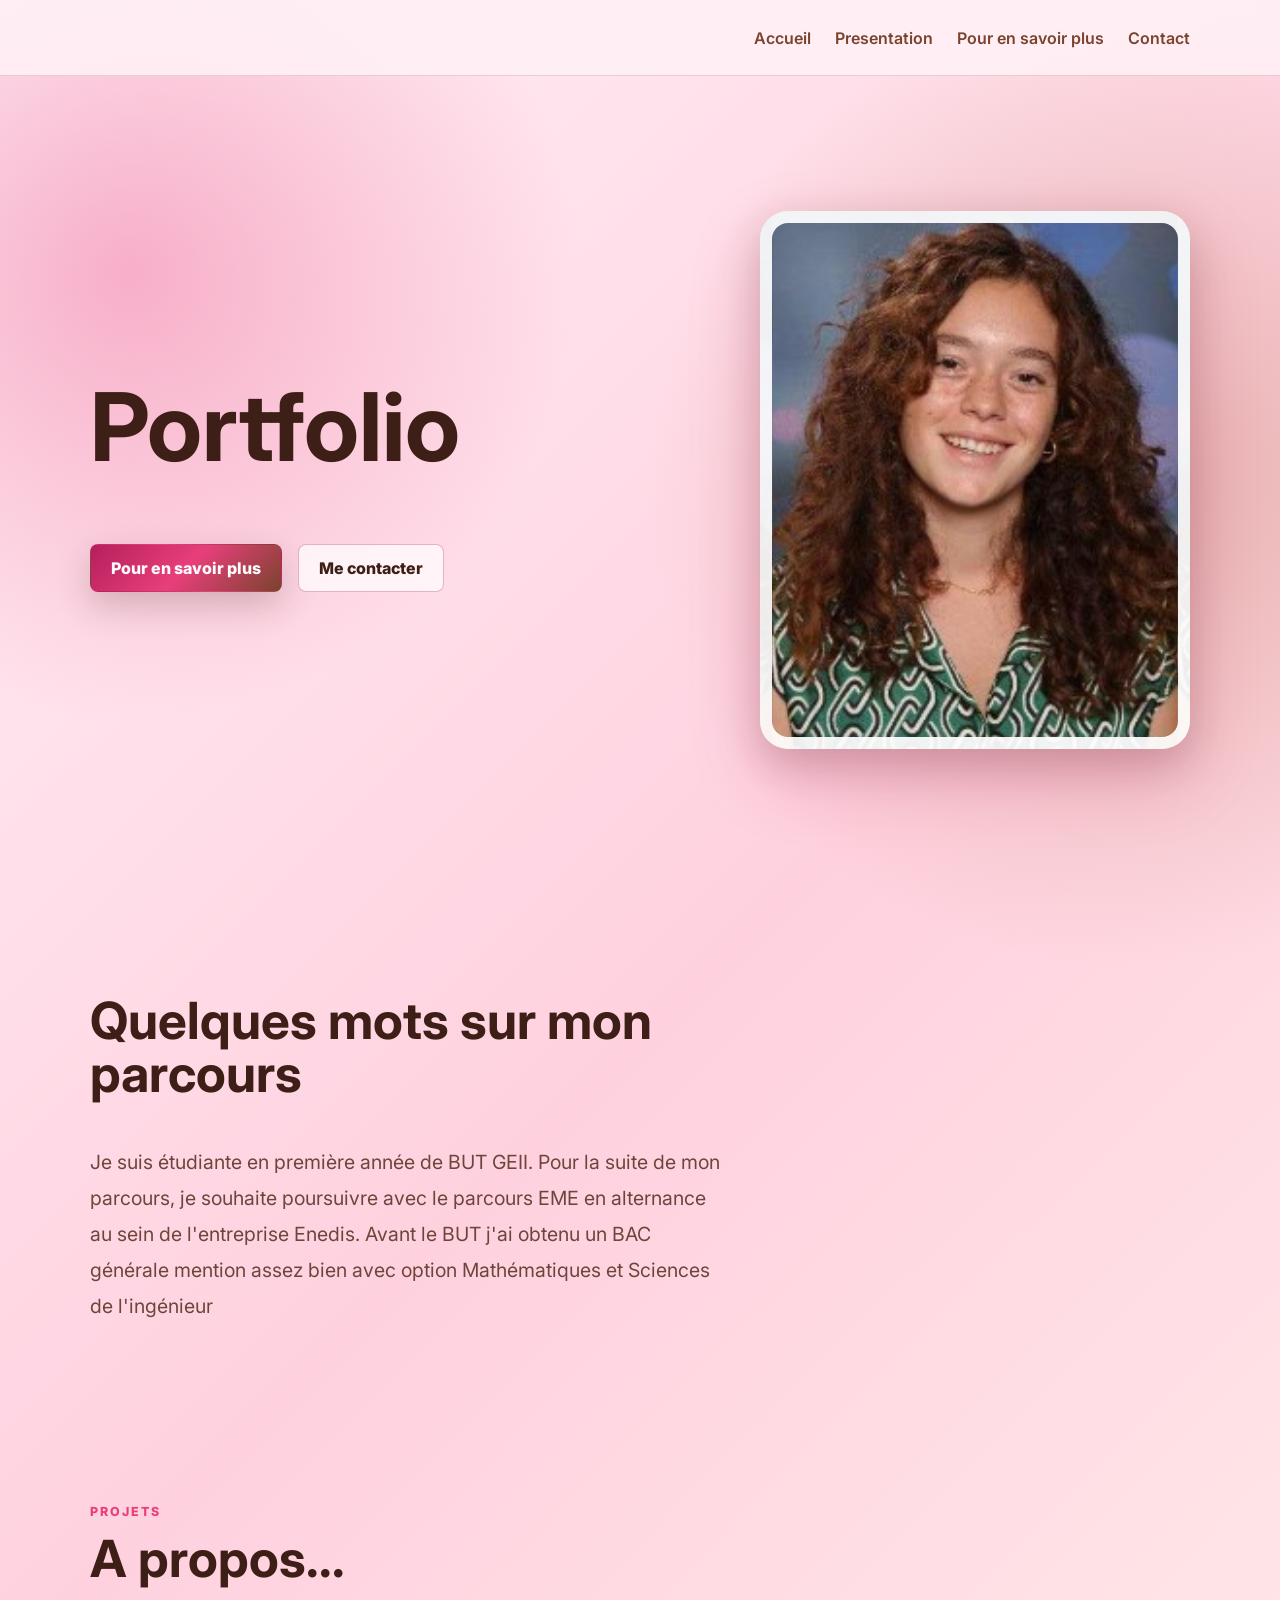
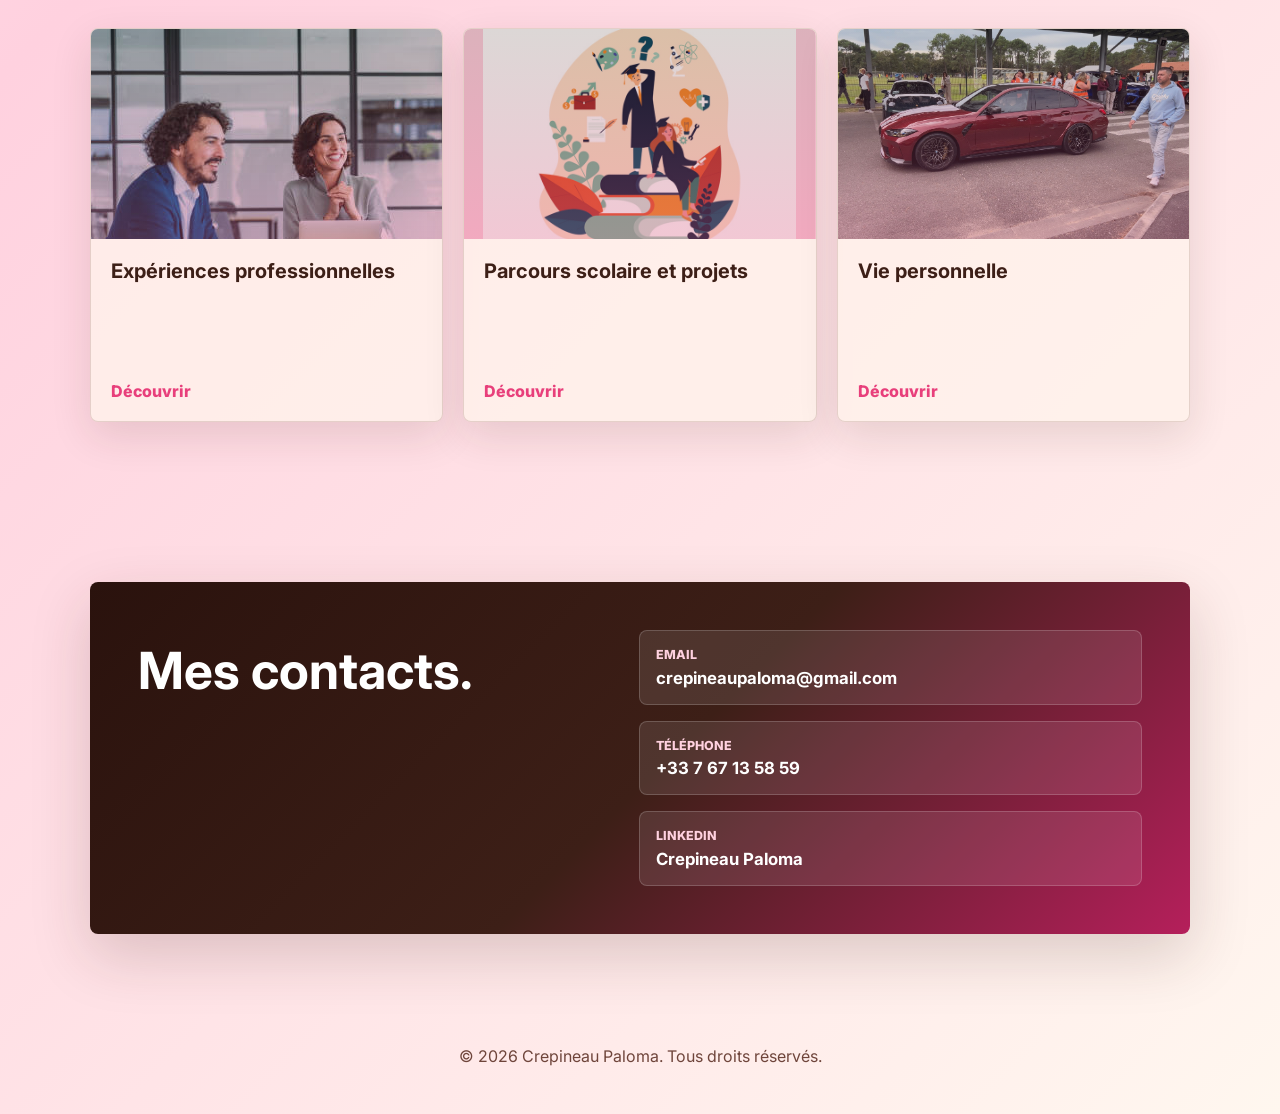
<file: index.html>
﻿<!DOCTYPE html>
<html lang="fr">
<head>
  <meta charset="UTF-8">
  <meta name="viewport" content="width=device-width, initial-scale=1.0">
  <title>Mon Portfolio</title>
  <link rel="preconnect" href="https://fonts.googleapis.com">
  <link rel="preconnect" href="https://fonts.gstatic.com" crossorigin>
  <link href="https://fonts.googleapis.com/css2?family=Inter:wght@400;500;600;700;800&display=swap" rel="stylesheet">
  <link rel="stylesheet" href="style.css">
</head>
<body>
  <header class="site-header">
    <a class="logo" href="#accueil"></a>

    <button class="menu-toggle" type="button" aria-label="Ouvrir le menu" aria-expanded="false">
      <span></span>
      <span></span>
      <span></span>
    </button>

    <nav class="nav">
      <a href="#accueil">Accueil</a>
      <a href="#apropos">Presentation</a>
      <a href="#projets">Pour en savoir plus</a>
      <a href="#contact">Contact</a>
    </nav>
  </header>

  <main>
    <section class="hero" id="accueil">
      <div class="hero-content">
        <p class="eyebrow"></p>
        <h1>Portfolio<span>
          
        </span></h1>
        <p class="hero-text">
          
        </p>
        <div class="hero-actions">
          <a class="button primary" href="#projets">Pour en savoir plus</a>
          <a class="button secondary" href="#contact">Me contacter</a>
        </div>
      </div>

      <div class="hero-visual" aria-label="Portrait ou image de présentation">
        <div class="portrait">
          <span>VN</span>
        </div>
      </div>
    </section>

    <section class="section about" id="apropos">
      <div class="section-heading">
        <p class="eyebrow"></p>
        <h2>Quelques mots sur mon parcours</h2>
      </div>

      <div class="about-grid">
        <div>
          <p>
            Je suis étudiante en première année de BUT GEII. Pour la suite de mon parcours,
            je souhaite poursuivre avec le parcours EME en alternance au sein de l'entreprise Enedis. Avant le BUT j'ai obtenu un BAC générale mention assez bien avec option Mathématiques et Sciences de l'ingénieur 
          </p>
          <p>
            
          </p>
        </div>

        <div class="skills">
          
        </div>
      </div>
    </section>

    <section class="section projects" id="projets">
      <div class="section-heading">
        <p class="eyebrow">Projets</p>
        <h2>A propos...</h2>
      </div>

      <div class="project-grid">
        <article class="project-card">
          <div class="project-image project-one"></div>
          <div class="project-body">
            <h3>Expériences professionnelles</h3>
            <p></p>
            <a href="site-vitrine.html">Découvrir</a>
          </div>
        </article>

        <article class="project-card">
          <div class="project-image project-two"></div>
          <div class="project-body">
            <h3>Parcours scolaire et projets</h3>
            <p></p>
            <a href="application-web.html">Découvrir</a>
          </div>
        </article>

        <article class="project-card">
          <div class="project-image project-three"></div>
          <div class="project-body">
            <h3>Vie personnelle</h3>
            <p></p>
            <a href="identite-visuelle.html">Découvrir</a>
          </div>
        </article>
      </div>
    </section>

    <section class="section contact" id="contact">
      <div class="contact-panel">
        <div>
          <p class="eyebrow"></p>
          <h2>Mes contacts.</h2>
          <p>
            
          </p>
        </div>

        <div class="contact-list">
          <a class="contact-item" href="mailto:votre.email@example.com">
            <span>Email</span>
            <strong>crepineaupaloma@gmail.com</strong>
          </a>

          <a class="contact-item" href="tel:+337 67 135859">
            <span>Téléphone</span>
            <strong>+33 7 67 13 58 59</strong>
          </a>

          <a class="contact-item" href="https://www.linkedin.com/in/palomacrepineau03/?skipRedirect=true" target="_blank" rel="noreferrer">
            <span>LinkedIn</span>
            <strong>Crepineau Paloma</strong>
          </a>
        </div>
      </div>
    </section>
  </main>

  <footer class="footer">
    <p>© 2026 Crepineau Paloma. Tous droits réservés.</p>
  </footer>

  <script src="script.js"></script>
</body>
</html>
</file>
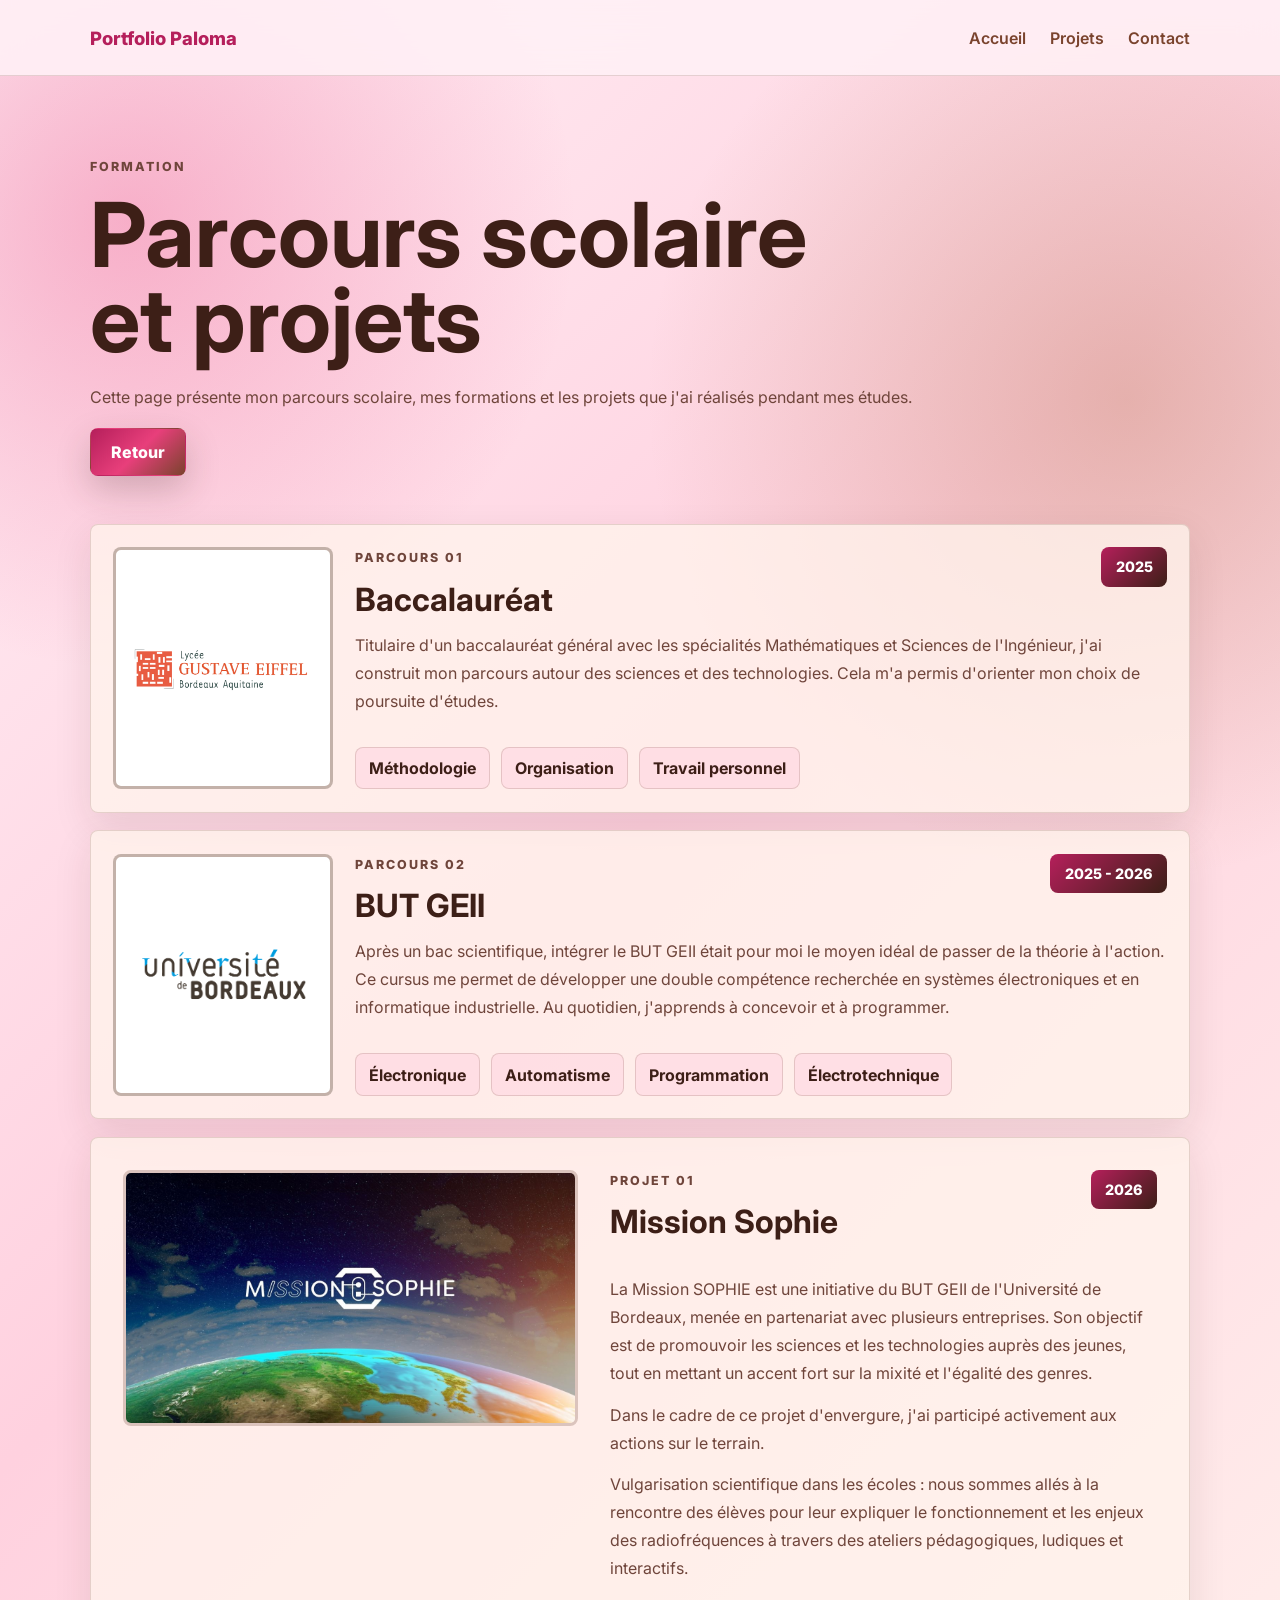
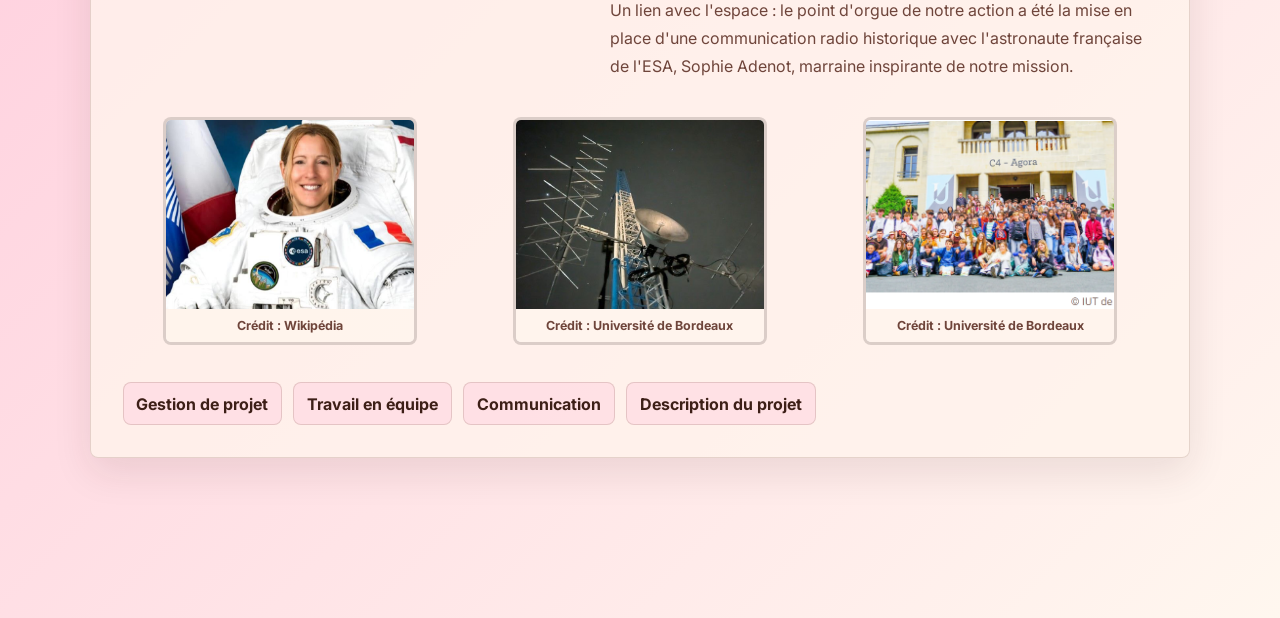
<file: application-web.html>
﻿<!DOCTYPE html>
<html lang="fr">
<head>
  <meta charset="UTF-8">
  <meta name="viewport" content="width=device-width, initial-scale=1.0">
  <title>Parcours scolaire - Mon Portfolio</title>
  <link rel="preconnect" href="https://fonts.googleapis.com">
  <link rel="preconnect" href="https://fonts.gstatic.com" crossorigin>
  <link href="https://fonts.googleapis.com/css2?family=Inter:wght@400;500;600;700;800&display=swap" rel="stylesheet">
  <link rel="stylesheet" href="style.css">
</head>
<body>
  <header class="site-header">
    <a class="logo" href="index.html">Portfolio Paloma</a>
    <nav class="nav">
      <a href="index.html#accueil">Accueil</a>
      <a href="index.html#projets">Projets</a>
      <a href="index.html#contact">Contact</a>
    </nav>
  </header>

  <main class="detail-hero experiences-page">
    <section class="detail-panel experiences-intro">
      <div class="detail-copy">
        <p class="eyebrow">Formation</p>
        <h1>Parcours scolaire et projets</h1>
        <p>
          Cette page présente mon parcours scolaire, mes formations et les projets
          que j'ai réalisés pendant mes études.
        </p>
        <a class="button primary" href="index.html#projets">Retour</a>
      </div>
    </section>

    <section class="experience-section" aria-label="Liste du parcours scolaire">
      <article class="experience-card">
        <div class="experience-photo logo-photo">
          <img src="images/logo.png" alt="Photo du parcours scolaire">
        </div>
        <div class="experience-header">
          <div>
            <p class="eyebrow">Parcours 01</p>
            <h2>Baccalauréat</h2>
          </div>
          <span class="duration">2025</span>
        </div>
        <p>
          Titulaire d'un baccalauréat général avec les spécialités Mathématiques et Sciences de l'Ingénieur,
          j'ai construit mon parcours autour des sciences et des technologies. Cela m'a permis d'orienter mon choix de poursuite d'études.
        </p>
        <div class="competences">
          <span>Méthodologie</span>
          <span>Organisation</span>
          <span>Travail personnel</span>
        </div>
      </article>

      <article class="experience-card">
        <div class="experience-photo logo-photo">
          <img src="images/logouni-cadre.png" alt="Logo de la formation BUT GEII">
        </div>
        <div class="experience-header">
          <div>
            <p class="eyebrow">Parcours 02</p>
            <h2>BUT GEII</h2>
          </div>
          <span class="duration">2025 - 2026</span>
        </div>
        <p>
          Après un bac scientifique, intégrer le BUT GEII était pour moi le moyen idéal de passer de la théorie
          à l'action. Ce cursus me permet de développer une double compétence recherchée en systèmes électroniques
          et en informatique industrielle. Au quotidien, j'apprends à concevoir et à programmer.
        </p>
        <div class="competences">
          <span>Électronique</span>
          <span>Automatisme</span>
          <span>Programmation</span>
          <span>Électrotechnique</span>
        </div>
      </article>

      <article class="experience-card project-feature">
        <div class="project-main-photo">
          <img src="images/mission sophie.jpg" alt="Photo du projet Mission Sophie">
        </div>
        <div class="experience-header project-header">
          <div>
            <p class="eyebrow">Projet 01</p>
            <h2>Mission Sophie</h2>
          </div>
          <span class="duration">2026</span>
        </div>
        <div class="project-description">
          <p>
            La Mission SOPHIE est une initiative du BUT GEII de l'Université de Bordeaux, menée en partenariat avec plusieurs entreprises. Son objectif est de promouvoir les sciences et les technologies auprès des jeunes, tout en mettant un accent fort sur la mixité et l'égalité des genres.
          </p>
          <p>
            Dans le cadre de ce projet d'envergure, j'ai participé activement aux actions sur le terrain.
          </p>
          <p>
            Vulgarisation scientifique dans les écoles : nous sommes allés à la rencontre des élèves pour leur expliquer le fonctionnement et les enjeux des radiofréquences à travers des ateliers pédagogiques, ludiques et interactifs.
          </p>
          <p>
            Un lien avec l'espace : le point d'orgue de notre action a été la mise en place d'une communication radio historique avec l'astronaute française de l'ESA, Sophie Adenot, marraine inspirante de notre mission.
          </p>
        </div>
        <div class="project-gallery" aria-label="Photos du projet Mission Sophie">
          <figure class="project-photo-slot">
            <img src="images/Sophie adenot.jpg" alt="Sophie Adenot pendant la Mission Sophie">
            <figcaption>Crédit : Wikipédia</figcaption>
          </figure>
          <figure class="project-photo-slot">
            <img src="images/pylone.png" alt="Pylône radio de la Mission Sophie">
            <figcaption>Crédit : Université de Bordeaux</figcaption>
          </figure>
          <figure class="project-photo-slot">
            <img src="images/enfants.png" alt="Atelier scientifique avec des enfants">
            <figcaption>Crédit : Université de Bordeaux</figcaption>
          </figure>
        </div>
        <div class="competences project-tags">
          <span>Gestion de projet</span>
          <span>Travail en équipe</span>
          <span>Communication</span>
          <span>Description du projet</span>
        </div>
      </article>
    </section>
  </main>
</body>
</html>
</file>
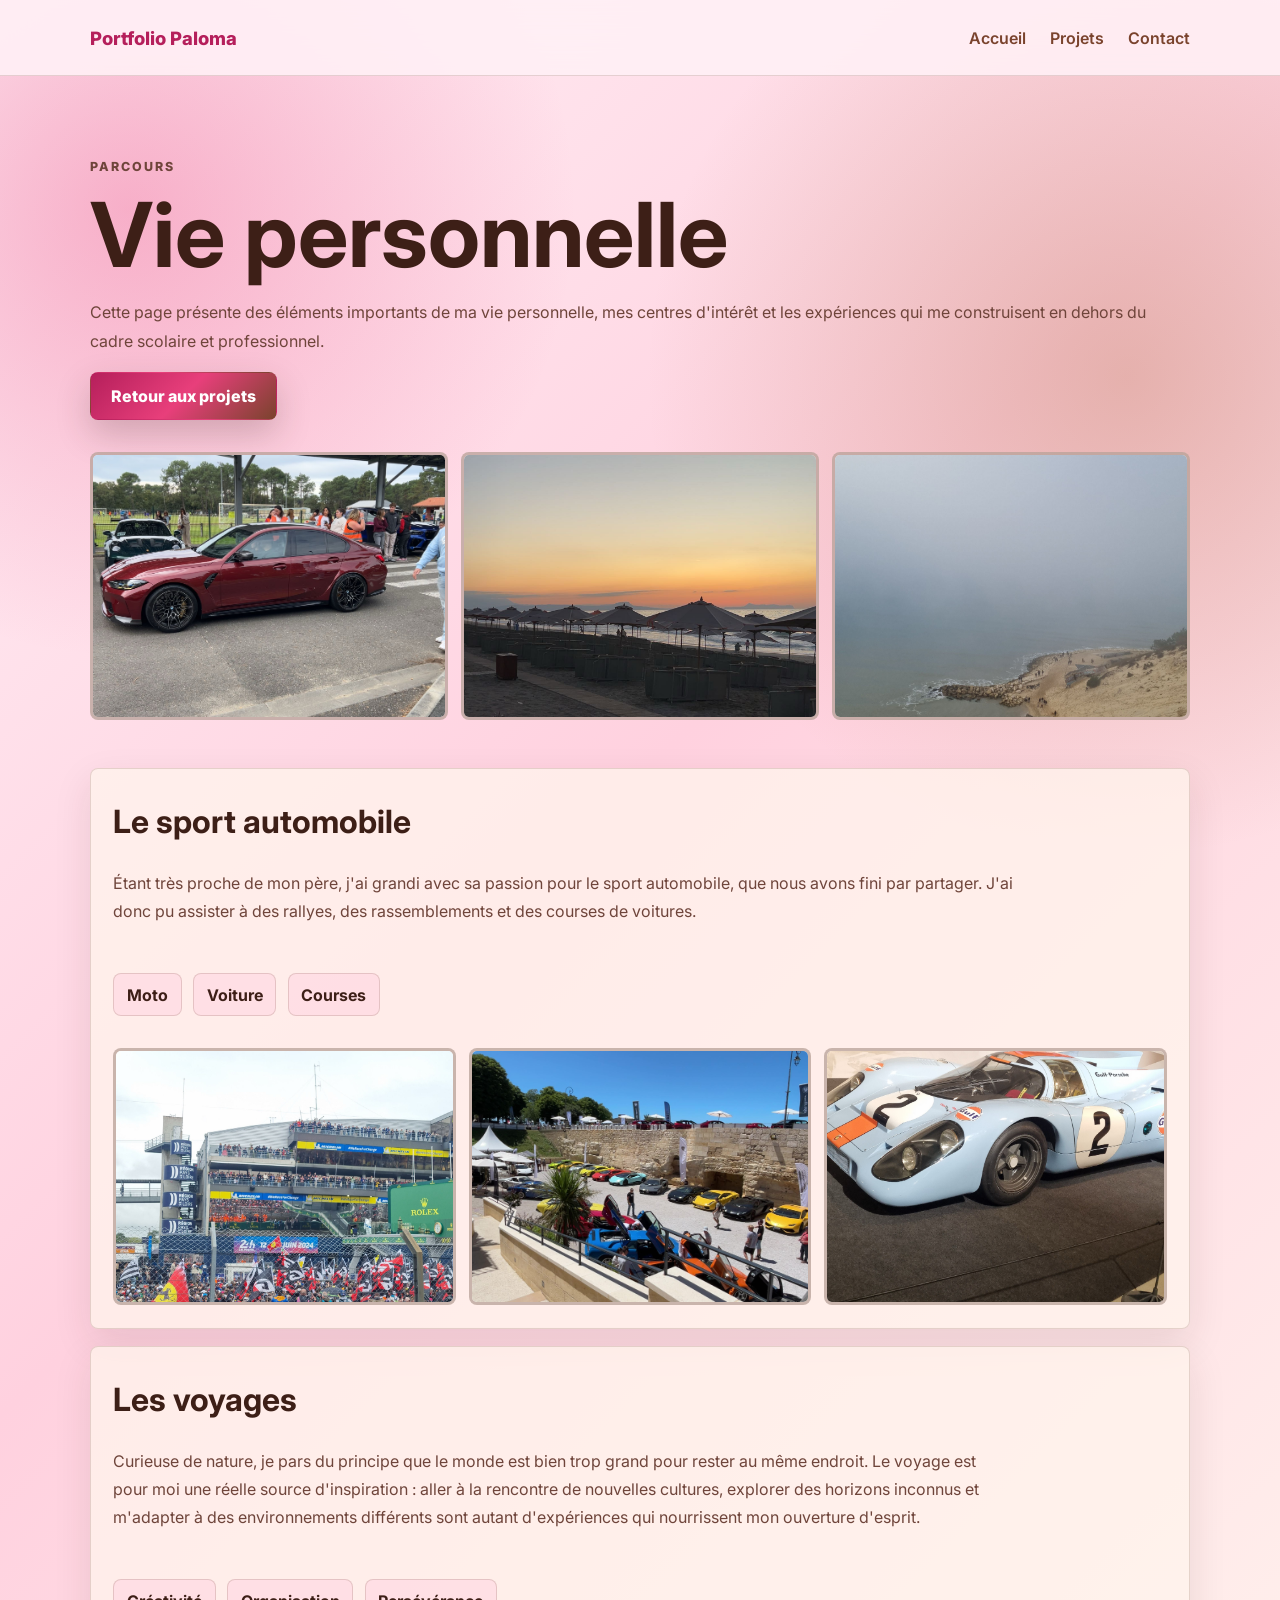
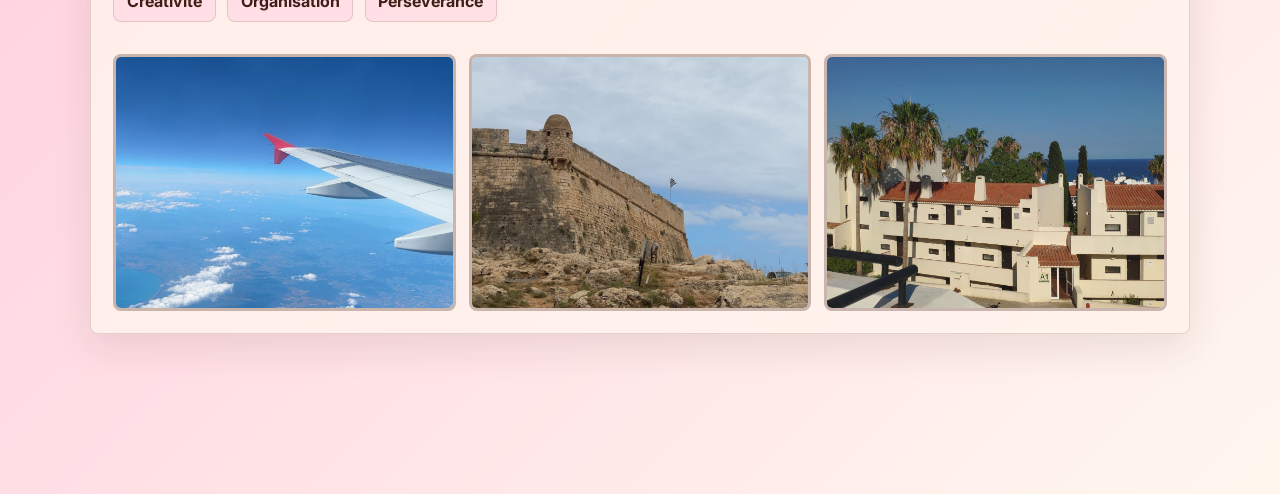
<file: identite-visuelle.html>
﻿<!DOCTYPE html>
<html lang="fr">
<head>
  <meta charset="UTF-8">
  <meta name="viewport" content="width=device-width, initial-scale=1.0">
  <title>Vie personnelle - Mon Portfolio</title>
  <link rel="preconnect" href="https://fonts.googleapis.com">
  <link rel="preconnect" href="https://fonts.gstatic.com" crossorigin>
  <link href="https://fonts.googleapis.com/css2?family=Inter:wght@400;500;600;700;800&display=swap" rel="stylesheet">
  <link rel="stylesheet" href="style.css">
</head>
<body>
  <header class="site-header">
    <a class="logo" href="index.html">Portfolio Paloma</a>
    <nav class="nav">
      <a href="index.html#accueil">Accueil</a>
      <a href="index.html#projets">Projets</a>
      <a href="index.html#contact">Contact</a>
    </nav>
  </header>

  <main class="detail-hero experiences-page">
    <section class="detail-panel experiences-intro personal-feature">
      <div class="detail-copy">
        <p class="eyebrow">Parcours</p>
        <h1>Vie personnelle</h1>
        <p>
          Cette page présente des éléments importants de ma vie personnelle,
          mes centres d'intérêt et les expériences qui me construisent en dehors
          du cadre scolaire et professionnel.
        </p>
        <a class="button primary" href="index.html#projets">Retour aux projets</a>
      </div>

      <div class="personal-gallery" aria-label="Photos de vie personnelle">
        <div class="personal-photo-slot photo-filled personal-bm">
          <img src="images/bm.JPG" alt="Photo personnelle avec une BMW">
        </div>
        <div class="personal-photo-slot photo-filled personal-crete-sun">
          <img src="images/crete soleil.JPG" alt="Photo d'un coucher de soleil en Crète">
        </div>
        <div class="personal-photo-slot photo-filled personal-pyla">
          <img src="images/pyla.JPG" alt="Photo de la dune du Pilat">
        </div>
      </div>
    </section>

    <section class="experience-section" aria-label="Liste des expériences personnelles">
      <article class="experience-card personal-feature">
        <div class="experience-header">
          <div>
            <p class="eyebrow"></p>
            <h2>Le sport automobile</h2>
          </div>
        </div>

        <p>
          Étant très proche de mon père, j'ai grandi avec sa passion pour le sport automobile, que nous avons fini par partager. J'ai donc pu assister à des rallyes, des rassemblements et des courses de voitures.
        </p>

        <div class="competences">
          <span>Moto</span>
          <span>Voiture</span>
          <span>Courses</span>
        </div>

        <div class="personal-gallery" aria-label="Photos du sport automobile">
          <div class="personal-photo-slot photo-filled sport-24h">
            <img src="images/24h.JPG" alt="Photo des 24 Heures du Mans">
          </div>
          <div class="personal-photo-slot photo-filled">
            <img src="images/rasso.JPG" alt="Photo d'un rassemblement automobile">
          </div>
          <div class="personal-photo-slot photo-filled sport-musee">
            <img src="images/musee mans.JPG" alt="Photo du musée du Mans">
          </div>
        </div>
      </article>

      <article class="experience-card personal-feature">
        <div class="experience-header">
          <div>
            <p class="eyebrow"></p>
            <h2>Les voyages</h2>
          </div>
        </div>

        <p>
          Curieuse de nature, je pars du principe que le monde est bien trop grand pour rester au même endroit. Le voyage est pour moi une réelle source d'inspiration : aller à la rencontre de nouvelles cultures, explorer des horizons inconnus et m'adapter à des environnements différents sont autant d'expériences qui nourrissent mon ouverture d'esprit.
        </p>

        <div class="competences">
          <span>Créativité</span>
          <span>Organisation</span>
          <span>Persévérance</span>
        </div>

        <div class="personal-gallery" aria-label="Photos des voyages">
          <div class="personal-photo-slot photo-filled travel-avion">
            <img src="images/avion.JPG" alt="Photo prise en avion">
          </div>
          <div class="personal-photo-slot photo-filled travel-crete">
            <img src="images/crete.JPG" alt="Photo de Crète">
          </div>
          <div class="personal-photo-slot photo-filled travel-portugal">
            <img src="images/portugal.JPG" alt="Photo du Portugal">
          </div>
        </div>
      </article>
    </section>
  </main>
</body>
</html>
</file>
<file: style.css>
﻿:root {
  --pink-50: #fff0f5;
  --pink-100: #ffd4e0;
  --pink-300: #ef98ad;
  --pink-500: #d85d82;
  --pink-700: #a93661;
  --brown-950: #2b1712;
  --brown-900: #3d221b;
  --brown-700: #714634;
  --brown-500: #a46c52;
  --cream: #fff4ec;
  --ink: #2a1713;
  --muted: #7a544b;
  --shadow: 0 22px 60px rgba(61, 34, 27, 0.18);
}

* {
  box-sizing: border-box;
}

html {
  scroll-behavior: smooth;
}

body {
  margin: 0;
  font-family: "Inter", Arial, sans-serif;
  color: var(--ink);
  background:
    radial-gradient(circle at top left, rgba(216, 93, 130, 0.34), transparent 34rem),
    radial-gradient(circle at right 20%, rgba(164, 108, 82, 0.28), transparent 30rem),
    linear-gradient(135deg, #fff0f5 0%, #f7c8d5 45%, #ffe7da 100%);
}

a {
  color: inherit;
  text-decoration: none;
}

.site-header {
  position: sticky;
  top: 0;
  z-index: 20;
  display: flex;
  align-items: center;
  justify-content: space-between;
  min-height: 76px;
  padding: 0 7vw;
  background: rgba(255, 240, 245, 0.9);
  border-bottom: 1px solid rgba(113, 70, 52, 0.18);
  backdrop-filter: blur(18px);
}

.logo {
  font-size: 1.15rem;
  font-weight: 800;
  color: var(--pink-700);
}

.nav {
  display: flex;
  align-items: center;
  gap: 1.5rem;
  color: var(--brown-700);
  font-weight: 600;
}

.nav a {
  transition: color 180ms ease;
}

.nav a:hover {
  color: var(--pink-500);
}

.menu-toggle {
  display: none;
  width: 44px;
  height: 44px;
  align-items: center;
  justify-content: center;
  flex-direction: column;
  gap: 5px;
  border: 1px solid rgba(111, 70, 55, 0.2);
  border-radius: 8px;
  background: var(--cream);
  cursor: pointer;
}

.menu-toggle span {
  width: 19px;
  height: 2px;
  background: var(--brown-900);
}

.hero {
  display: grid;
  grid-template-columns: minmax(0, 1.1fr) minmax(280px, 0.9fr);
  align-items: center;
  gap: 4rem;
  min-height: calc(100vh - 76px);
  padding: 6rem 7vw;
}

.eyebrow {
  margin: 0 0 0.85rem;
  color: var(--pink-500);
  font-size: 0.78rem;
  font-weight: 800;
  letter-spacing: 0.16em;
  text-transform: uppercase;
}

h1,
h2,
h3,
p {
  margin-top: 0;
}

h1 {
  max-width: 780px;
  margin-bottom: 1.3rem;
  color: var(--brown-900);
  font-size: clamp(2.7rem, 7vw, 5.8rem);
  line-height: 0.95;
}

h1 span {
  color: var(--pink-500);
}

h2 {
  color: var(--brown-900);
  font-size: clamp(2rem, 4vw, 3.3rem);
  line-height: 1.05;
}

h3 {
  margin-bottom: 0.6rem;
  color: var(--brown-900);
  font-size: 1.25rem;
}

.hero-text {
  max-width: 620px;
  color: var(--muted);
  font-size: 1.08rem;
  line-height: 1.8;
}

.hero-actions {
  display: flex;
  flex-wrap: wrap;
  gap: 1rem;
  margin-top: 2rem;
}

.button {
  display: inline-flex;
  align-items: center;
  justify-content: center;
  min-height: 48px;
  padding: 0 1.25rem;
  border: 1px solid transparent;
  border-radius: 8px;
  font-weight: 800;
  cursor: pointer;
  transition: transform 180ms ease, box-shadow 180ms ease, background 180ms ease;
}

.button:hover {
  transform: translateY(-2px);
}

.button.primary {
  color: white;
  background: linear-gradient(135deg, var(--pink-700), var(--brown-900));
  box-shadow: 0 14px 34px rgba(63, 40, 35, 0.22);
}

.button.secondary {
  color: var(--brown-900);
  background: rgba(255, 212, 224, 0.58);
  border-color: rgba(113, 70, 52, 0.28);
}

.hero-visual {
  display: flex;
  justify-content: center;
}

.portrait {
  position: relative;
  display: grid;
  width: min(100%, 380px);
  aspect-ratio: 4 / 5;
  place-items: center;
  overflow: hidden;
  border: 12px solid rgba(255, 255, 255, 0.7);
  border-radius: 28px;
  background-image: url("images/CREPINEAU_Paloma.jpg");
  background-position: center;
  background-size: cover;
  box-shadow: var(--shadow);
}

.portrait span {
  display: grid;
  width: 118px;
  height: 118px;
  place-items: center;
  border-radius: 50%;
  color: white;
  background: rgba(61, 34, 27, 0.78);
  font-size: 2.5rem;
  font-weight: 800;
}

.section {
  padding: 5rem 7vw;
}

.section-heading {
  max-width: 760px;
  margin-bottom: 2.5rem;
}

.about-grid {
  display: grid;
  grid-template-columns: minmax(0, 1fr) minmax(260px, 420px);
  gap: 3rem;
  align-items: start;
}

.about-grid p {
  color: var(--muted);
  font-size: 1.22rem;
  line-height: 1.85;
}

.skills {
  display: flex;
  flex-wrap: wrap;
  gap: 0.8rem;
}

.skills span {
  padding: 0.7rem 0.9rem;
  border: 1px solid rgba(113, 70, 52, 0.18);
  border-radius: 8px;
  color: var(--brown-700);
  background: rgba(255, 212, 224, 0.5);
  font-weight: 700;
}

.project-grid {
  display: grid;
  grid-template-columns: repeat(3, minmax(0, 1fr));
  gap: 1.3rem;
}

.project-card {
  overflow: hidden;
  border: 1px solid rgba(113, 70, 52, 0.18);
  border-radius: 8px;
  background: rgba(255, 244, 236, 0.76);
  box-shadow: 0 14px 40px rgba(61, 34, 27, 0.12);
}

.project-image {
  min-height: 210px;
  background-size: cover;
  background-position: center;
}

.project-one {
  background:
    linear-gradient(rgba(61, 34, 27, 0.18), rgba(216, 93, 130, 0.34)),
    url("images/corpo.jpg");
}

.project-two {
  background:
    linear-gradient(rgba(61, 34, 27, 0.18), rgba(216, 93, 130, 0.34)),
    url("images/scolaire.jpg");
  background-size: contain;
  background-position: center;
  background-repeat: no-repeat;
  background-color: var(--pink-100);
}
.project-three {
  background:
    linear-gradient(rgba(61, 34, 27, 0.18), rgba(216, 93, 130, 0.34)),
    url("images/bm.JPG");
  background-size: cover;
  background-position: center 42%;
}

.project-body {
  padding: 1.25rem;
}

.project-body p {
  min-height: 72px;
  color: var(--muted);
  line-height: 1.6;
}

.project-body a {
  color: var(--pink-500);
  font-weight: 800;
}

.contact-panel {
  display: grid;
  grid-template-columns: minmax(0, 0.9fr) minmax(280px, 1fr);
  gap: 3rem;
  padding: 3rem;
  border-radius: 8px;
  background: linear-gradient(135deg, var(--brown-950), var(--brown-900) 52%, var(--pink-700));
  color: white;
  box-shadow: var(--shadow);
}

.contact-panel h2,
.contact-panel .eyebrow {
  color: white;
}

.contact-panel p {
  color: rgba(255, 255, 255, 0.76);
  line-height: 1.7;
}

.contact-list {
  display: grid;
  gap: 1rem;
}

.contact-item {
  display: grid;
  gap: 0.35rem;
  border: 1px solid rgba(255, 255, 255, 0.18);
  border-radius: 8px;
  padding: 1rem;
  background: rgba(255, 255, 255, 0.1);
  transition: background 180ms ease, transform 180ms ease;
}

.contact-item:hover {
  background: rgba(255, 212, 224, 0.18);
  transform: translateY(-2px);
}

.contact-item span {
  color: var(--pink-100);
  font-size: 0.78rem;
  font-weight: 800;
  text-transform: uppercase;
}

.contact-item strong {
  color: white;
  font-size: 1.05rem;
  overflow-wrap: anywhere;
}

.footer {
  padding: 2rem 7vw;
  color: var(--muted);
  text-align: center;
}

.detail-hero {
  display: grid;
  min-height: calc(100vh - 76px);
  align-items: center;
  padding: 5rem 7vw;
}

.detail-panel {
  display: grid;
  grid-template-columns: minmax(0, 0.9fr) minmax(280px, 1fr);
  gap: 3rem;
  align-items: center;
}

.detail-copy p {
  color: var(--muted);
  line-height: 1.8;
}

.detail-image {
  min-height: 420px;
  border: 12px solid rgba(255, 244, 236, 0.8);
  border-radius: 28px;
  background-size: cover;
  background-position: center;
  box-shadow: var(--shadow);
}

.detail-image.site {
  background:
    linear-gradient(rgba(61, 34, 27, 0.18), rgba(216, 93, 130, 0.36)),
    url("https://images.unsplash.com/photo-1518005020951-eccb494ad742?auto=format&fit=crop&w=1100&q=80");
}

.detail-image.app {
  background:
    linear-gradient(rgba(61, 34, 27, 0.18), rgba(216, 93, 130, 0.36)),
    url("https://images.unsplash.com/photo-1559028012-481c04fa702d?auto=format&fit=crop&w=1100&q=80");
}

.detail-image.brand {
  background:
    linear-gradient(rgba(61, 34, 27, 0.18), rgba(216, 93, 130, 0.36)),
    url("https://images.unsplash.com/photo-1525909002-1b05e0c869d8?auto=format&fit=crop&w=1100&q=80");
}

.detail-list {
  display: grid;
  gap: 0.8rem;
  margin: 1.8rem 0;
  padding: 0;
  list-style: none;
}

.detail-list li {
  padding: 0.9rem 1rem;
  border: 1px solid rgba(113, 70, 52, 0.18);
  border-radius: 8px;
  color: var(--brown-900);
  background: rgba(255, 212, 224, 0.48);
  font-weight: 700;
}

.experiences-page {
  gap: 3rem;
}

.experiences-intro {
  align-self: end;
  grid-template-columns: 1fr;
}

.experience-section {
  display: grid;
  gap: 1.1rem;
  padding-bottom: 5rem;
}

.experience-card {
  display: grid;
  grid-template-columns: 220px minmax(0, 1fr);
  column-gap: 1.4rem;
  padding: 1.4rem;
  border: 1px solid rgba(113, 70, 52, 0.18);
  border-radius: 8px;
  background: rgba(255, 244, 236, 0.78);
  box-shadow: 0 14px 38px rgba(61, 34, 27, 0.1);
}

.experience-photo {
  position: relative;
  grid-row: span 4;
  width: 100%;
  min-height: 210px;
  overflow: hidden;
  border: 3px dashed rgba(113, 70, 52, 0.42);
  border-radius: 8px;
  background:
    linear-gradient(135deg, rgba(255, 212, 224, 0.92), rgba(164, 108, 82, 0.34)),
    var(--cream);
}

.experience-photo::after {
  content: "Ajouter une photo";
  position: absolute;
  inset: 0;
  display: grid;
  place-items: center;
  padding: 1rem;
  color: var(--brown-700);
  font-weight: 800;
  text-align: center;
}

.experience-photo img {
  position: relative;
  z-index: 1;
  display: block;
  width: 100%;
  height: 100%;
  min-height: 210px;
  object-fit: cover;
}

.experience-photo img[src="images/aston-martin.jpg"],
.experience-photo img[src="images/vignes.jpg"],
.experience-photo img[src="images/femme-de-chambre.jpg"],
.experience-photo img[src="images/ikea.jpg"] {
  opacity: 0;
}

.experience-header {
  display: flex;
  align-items: flex-start;
  justify-content: space-between;
  gap: 1rem;
  margin-bottom: 0.9rem;
}

.experience-header h2 {
  margin: 0;
  font-size: clamp(1.35rem, 3vw, 2rem);
}

.duration {
  flex: 0 0 auto;
  padding: 0.7rem 0.9rem;
  border-radius: 8px;
  color: white;
  background: linear-gradient(135deg, var(--pink-700), var(--brown-900));
  font-size: 0.9rem;
  font-weight: 800;
}

.experience-card p {
  max-width: 900px;
  color: var(--muted);
  line-height: 1.75;
}

.competences {
  display: flex;
  flex-wrap: wrap;
  gap: 0.7rem;
  margin-top: 1rem;
}

.competences span {
  padding: 0.65rem 0.8rem;
  border: 1px solid rgba(113, 70, 52, 0.18);
  border-radius: 8px;
  color: var(--brown-900);
  background: rgba(255, 212, 224, 0.55);
  font-weight: 700;
}

@media (max-width: 860px) {
  .menu-toggle {
    display: flex;
  }

  .nav {
    position: absolute;
    top: 76px;
    right: 7vw;
    display: none;
    width: min(260px, 86vw);
    padding: 1rem;
    flex-direction: column;
    align-items: stretch;
    border: 1px solid rgba(111, 70, 55, 0.14);
    border-radius: 8px;
    background: var(--cream);
    box-shadow: var(--shadow);
  }

  .nav.open {
    display: flex;
  }

  .hero,
  .about-grid,
  .contact-panel,
  .detail-panel {
    grid-template-columns: 1fr;
  }

  .hero {
    gap: 2.5rem;
    min-height: auto;
    padding-top: 4rem;
  }

  .project-grid {
    grid-template-columns: 1fr;
  }

  .contact-panel {
    padding: 2rem;
  }

  .detail-image {
    min-height: 320px;
  }

  .experience-header {
    flex-direction: column;
  }

  .duration {
    width: 100%;
    text-align: center;
  }

  .experience-card {
    grid-template-columns: 1fr;
  }

  .experience-photo {
    grid-row: auto;
    margin-bottom: 1rem;
  }
}

@media (max-width: 520px) {
  .site-header,
  .hero,
  .section,
  .footer {
    padding-left: 1.2rem;
    padding-right: 1.2rem;
  }

  .hero-actions {
    align-items: stretch;
    flex-direction: column;
  }

  .button {
    width: 100%;
  }

  .contact-panel {
    padding: 1.4rem;
  }
}

/* Accueil : grand titre centre avec la photo dessous */
.hero {
  grid-template-columns: 1fr;
  text-align: center;
  gap: 2.4rem;
  padding-top: 4rem;
}

.hero-content {
  display: grid;
  justify-items: center;
}

.hero h1 {
  font-size: clamp(3.4rem, 8vw, 6.7rem);
}

.hero-text {
  margin-left: auto;
  margin-right: auto;
}

.hero-actions {
  justify-content: center;
}

.hero-visual {
  justify-content: center;
}


/* Accueil : afficher la photo sans initiales */
.portrait span {
  display: none;
}



/* Accueil plus dynamique : titre a gauche, photo a droite */
:root {
  --pink-50: #fff0f6;
  --pink-100: #ffd1df;
  --pink-300: #ff8fb0;
  --pink-500: #e83f7b;
  --pink-700: #b51f5b;
  --brown-950: #2a120d;
  --brown-900: #3d1f17;
  --brown-700: #7a432d;
  --brown-500: #b46f4b;
  --cream: #fff7ef;
  --muted: #6f453b;
}

body {
  background:
    radial-gradient(circle at 10% 10%, rgba(232, 63, 123, 0.34), transparent 28rem),
    radial-gradient(circle at 88% 18%, rgba(180, 111, 75, 0.34), transparent 30rem),
    linear-gradient(135deg, #fff0f6 0%, #ffd1df 42%, #fff7ef 100%);
}

.hero {
  grid-template-columns: minmax(0, 1.05fr) minmax(300px, 0.95fr);
  text-align: left;
  gap: 4.5rem;
  padding-top: 5rem;
}

.hero-content {
  justify-items: start;
}

.hero h1 {
  font-size: clamp(3.3rem, 7.4vw, 6.6rem);
}

.hero-text {
  margin-left: 0;
  margin-right: 0;
  color: var(--brown-900);
  font-size: 1.18rem;
  font-weight: 500;
}

.hero-actions {
  justify-content: flex-start;
}

.hero-visual {
  justify-content: flex-end;
}

.portrait {
  width: min(100%, 430px);
  border-color: rgba(255, 255, 255, 0.92);
  box-shadow: 0 28px 70px rgba(181, 31, 91, 0.22), 0 14px 38px rgba(61, 31, 23, 0.18);
}

.button.primary {
  background: linear-gradient(135deg, var(--pink-700), var(--pink-500), var(--brown-700));
}

.button.secondary {
  background: rgba(255, 255, 255, 0.72);
  border-color: rgba(181, 31, 91, 0.32);
}

@media (max-width: 860px) {
  .hero {
    grid-template-columns: 1fr;
    text-align: center;
  }

  .hero-content {
    justify-items: center;
  }

  .hero-text {
    margin-left: auto;
    margin-right: auto;
  }

  .hero-actions,
  .hero-visual {
    justify-content: center;
  }
}








/* Logo baccalaureat : image entiere sur fond blanc */
.logo-photo {
  display: grid;
  place-items: center;
  padding: 1rem;
  background: #ffffff;
  border-style: solid;
}

.logo-photo::after {
  display: none;
}

.logo-photo img {
  width: 100%;
  height: 100%;
  min-height: 0;
  object-fit: contain;
  object-position: center center;
}







.project-feature {
  grid-template-columns: minmax(390px, 44%) minmax(0, 1fr);
  column-gap: 2rem;
  row-gap: 1.35rem;
  padding: 2rem;
}

.project-main-photo {
  grid-row: 1 / span 2;
  position: relative;
  width: 100%;
  aspect-ratio: 16 / 9;
  overflow: hidden;
  border: 3px solid rgba(113, 70, 52, 0.25);
  border-radius: 8px;
  background: transparent;
}

.project-main-photo img {
  display: block;
  width: 100%;
  height: 100%;
  object-fit: cover;
  object-position: center center;
}

.project-header,
.project-description {
  align-self: start;
}

.project-description {
  grid-column: 2;
  display: grid;
  gap: 0.85rem;
}

.project-description p {
  margin: 0;
}

.project-gallery {
  display: grid;
  grid-column: 1 / -1;
  grid-template-columns: repeat(3, minmax(0, 1fr));
  gap: 1rem;
}

.project-photo-slot {
  display: grid;
  grid-template-rows: minmax(0, 1fr) auto;
  min-height: 210px;
  overflow: hidden;
  border: 3px solid rgba(113, 70, 52, 0.25);
  border-radius: 8px;
  background: rgba(255, 255, 255, 0.72);
  color: var(--brown-700);
  font-weight: 800;
}

.project-photo-slot img {
  display: block;
  width: 100%;
  height: 100%;
  min-height: 0;
  object-fit: cover;
  object-position: center center;
}

.project-photo-slot figcaption {
  padding: 0.55rem 0.7rem;
  color: var(--muted);
  background: rgba(255, 244, 236, 0.92);
  font-size: 0.78rem;
  font-weight: 700;
  text-align: center;
}


.project-tags {
  grid-column: 1 / -1;
  margin-top: 0;
}

@media (max-width: 900px) {
  .project-feature {
    grid-template-columns: 1fr;
    padding: 1.5rem;
  }

  .project-main-photo,
  .project-description {
    grid-column: auto;
    grid-row: auto;
  }

  .project-gallery {
    grid-template-columns: 1fr;
  }

  .project-photo-slot {
    min-height: 190px;
  }
}

.personal-gallery {
  display: grid;
  grid-column: 2;
  grid-template-columns: repeat(3, minmax(0, 1fr));
  gap: 0.8rem;
  margin-top: 1rem;
}

.personal-photo-slot {
  display: grid;
  min-height: 125px;
  aspect-ratio: 4 / 3;
  place-items: center;
  border: 3px dashed rgba(113, 70, 52, 0.38);
  border-radius: 8px;
  background: rgba(255, 255, 255, 0.62);
  color: var(--brown-700);
  font-weight: 800;
  text-align: center;
}

.personal-photo-slot img {
  display: block;
  width: 100%;
  height: 100%;
  object-fit: cover;
  object-position: center center;
}

@media (max-width: 760px) {
  .personal-gallery {
    grid-column: auto;
    grid-template-columns: 1fr;
  }
}
/* Vie personnelle : galerie de 3 photos sous le texte */
.personal-feature {
  grid-template-columns: 1fr;
  row-gap: 1rem;
  align-items: start;
}

.experience-card.personal-feature .personal-gallery,
.experiences-intro.personal-feature .personal-gallery {
  grid-column: 1 / -1;
}

.personal-photo-slot {
  padding: 0.8rem;
}

@media (max-width: 760px) {
  .personal-gallery {
    grid-template-columns: 1fr;
  }
}
.personal-photo-slot.photo-filled {
  padding: 0;
  overflow: hidden;
  border-style: solid;
}

.personal-photo-slot.photo-filled img {
  min-height: 100%;
}

.personal-photo-slot.sport-24h img {
  object-position: center 45%;
}

.personal-photo-slot.sport-musee img {
  object-position: center 72%;
}

.personal-photo-slot.travel-avion img {
  object-position: center center;
}

.personal-photo-slot.travel-crete img {
  object-position: center center;
}

.personal-photo-slot.travel-portugal img {
  object-position: center center;
}
.personal-photo-slot.personal-bm img,
.personal-photo-slot.personal-crete-sun img,
.personal-photo-slot.personal-pyla img {
  object-position: center center;
}
</file>
